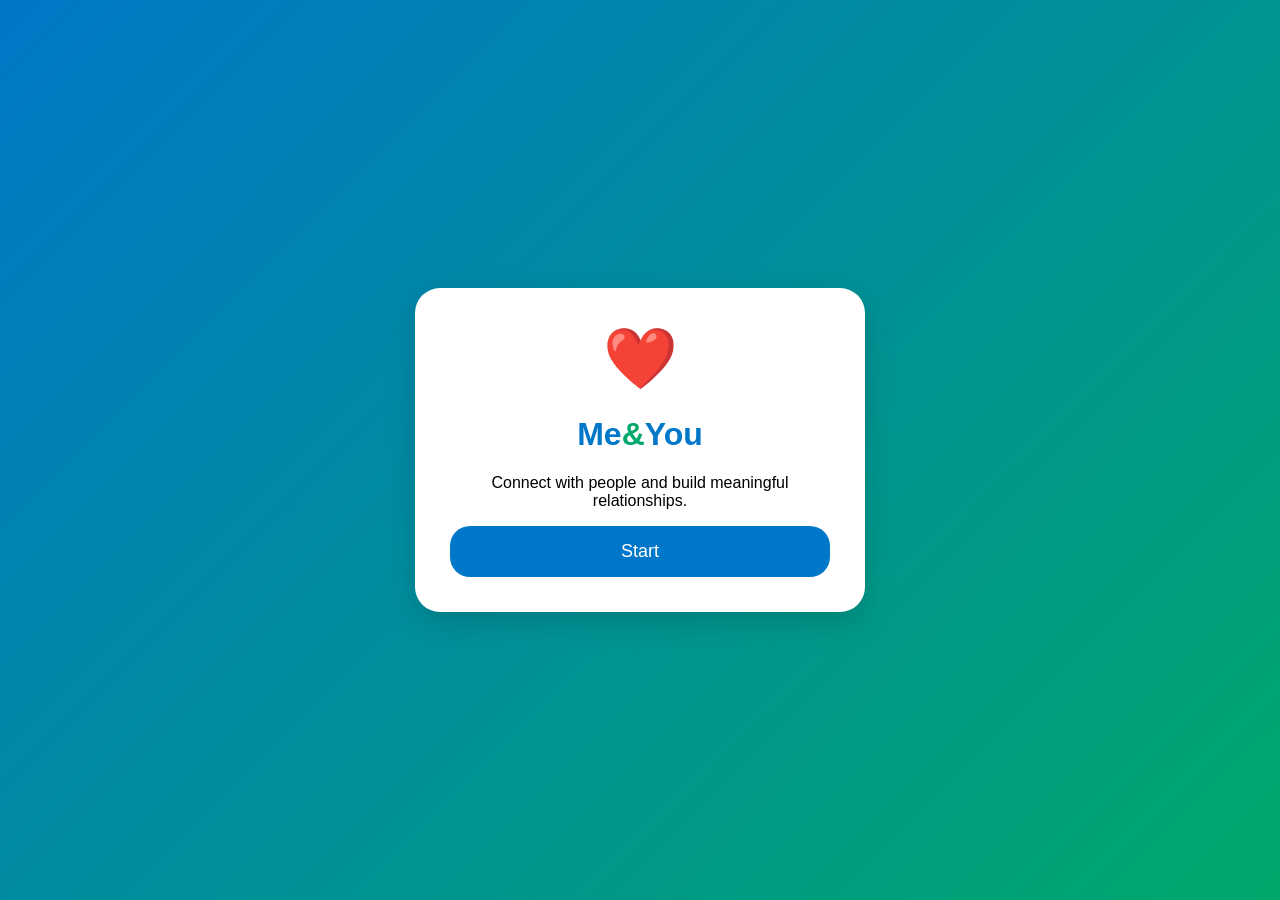
<file: index.html>
<!DOCTYPE html>

<html>

<head>

<meta charset="UTF-8">

<meta name="viewport"
content="width=device-width, initial-scale=1.0">


<title>
Me&You
</title>


<link rel="stylesheet"
href="assets/css/variables.css">


<style>

body{

margin:0;

height:100vh;

display:flex;

justify-content:center;

align-items:center;

font-family:Arial;

background:
linear-gradient(
135deg,
#0077C8,
#00A86B
);

}


.container{

background:white;

padding:35px;

border-radius:25px;

text-align:center;

width:90%;

max-width:380px;

box-shadow:var(--shadow);

}


.logo{

font-size:60px;

}


h1{

color:var(--primary);

}


h1 span{

color:var(--secondary);

}


button{

width:100%;

padding:15px;

border:none;

border-radius:20px;

background:var(--primary);

color:white;

font-size:18px;

cursor:pointer;

}


button:hover{

opacity:.9;

}


</style>


</head>


<body>


<div class="container">


<div class="logo">

❤️

</div>


<h1>
Me<span>&</span>You
</h1>


<p>
Connect with people and build meaningful relationships.
</p>



<button id="startBtn">

Start

</button>


</div>



<script>


document
.getElementById("startBtn")
.onclick=function(){

window.location.href=
"pages/register/register.html";

};


</script>


</body>

  </html>
</file>
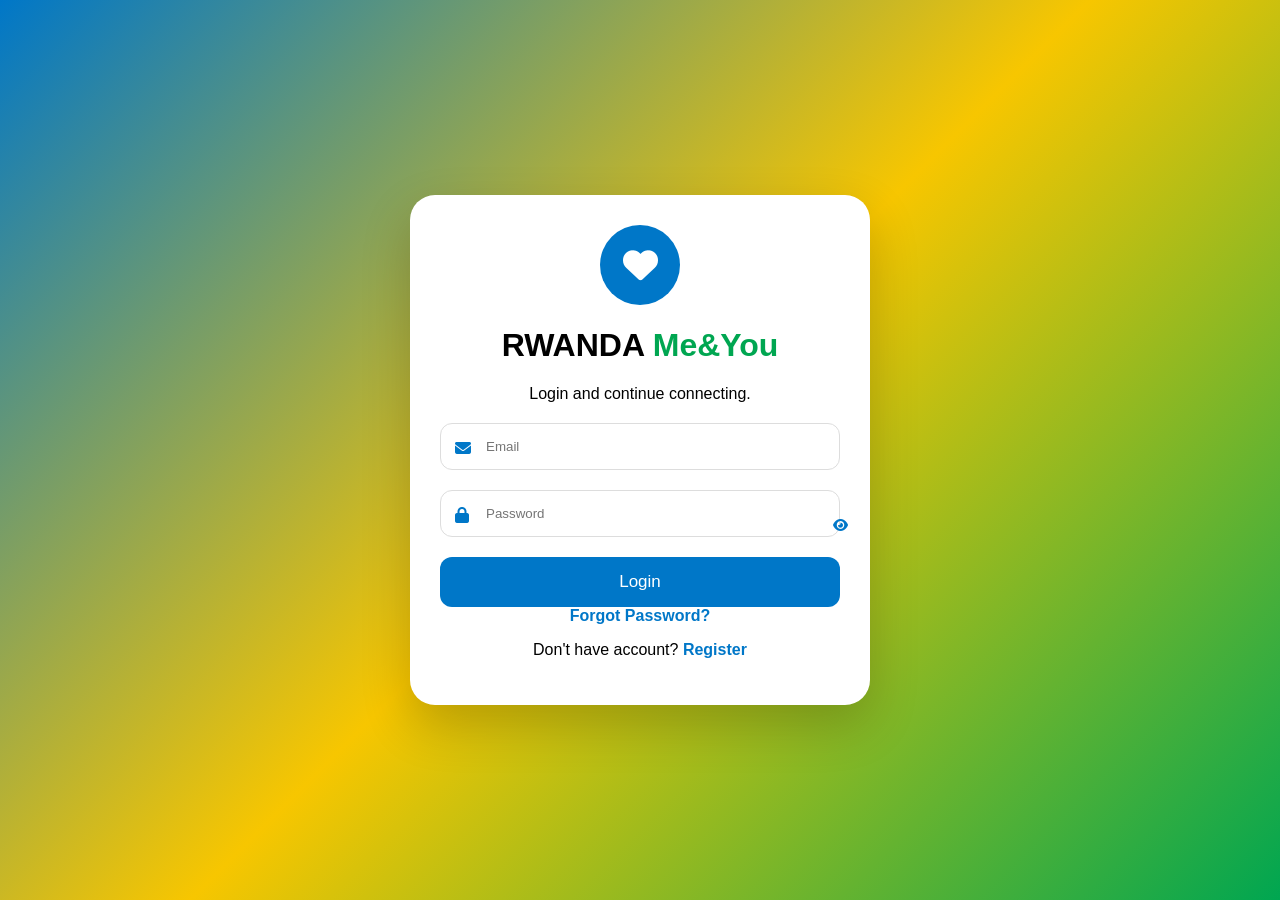
<file: pages/login/login.html>
<!DOCTYPE html>
<html lang="en">

<head>

<meta charset="UTF-8">

<meta name="viewport" content="width=device-width, initial-scale=1.0">


<title>
Login - RWANDA Me&You
</title>


<link rel="stylesheet" href="login.css">


<link rel="stylesheet"
href="https://cdnjs.cloudflare.com/ajax/libs/font-awesome/6.7.2/css/all.min.css">


</head>


<body>


<div class="login-card">


<div class="logo">

<i class="fa-solid fa-heart"></i>

</div>


<h1>

RWANDA <span>Me&You</span>

</h1>


<p>

Login and continue connecting.

</p>



<form id="loginForm">


<div class="input-box">

<i class="fa-solid fa-envelope"></i>

<input

id="email"

type="email"

placeholder="Email"

required>

</div>




<div class="input-box">

<i class="fa-solid fa-lock"></i>

<input

id="password"

type="password"

placeholder="Password"

required>


<button

type="button"

id="showPassword">

<i class="fa-solid fa-eye"></i>

</button>


</div>




<button

type="submit"

id="loginBtn">

Login

</button>



</form>




<a href="../forgot-password/forgot-password.html">

Forgot Password?

</a>



<p>

Don't have account?

<a href="../register/register.html">

Register

</a>

</p>



</div>



<script type="module" src="login.js"></script>


</body>

</html>
</file>
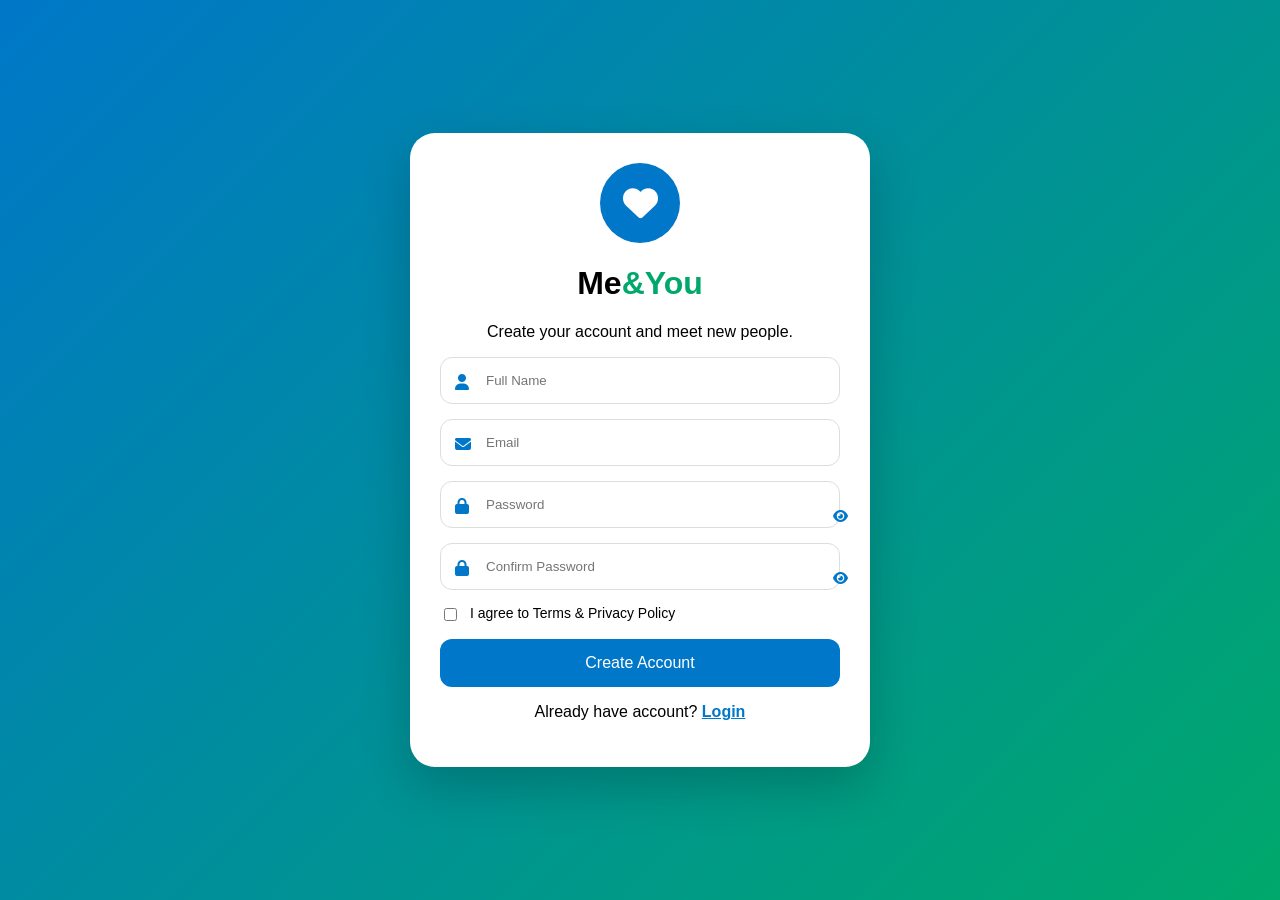
<file: pages/register/register.html>
<!DOCTYPE html>
<html lang="en">

<head>

<meta charset="UTF-8">

<meta name="viewport"
content="width=device-width, initial-scale=1.0">


<title>
Create Account - Me&You
</title>


<link rel="stylesheet"
href="../../assets/css/variables.css">


<link rel="stylesheet"
href="register.css">


<link rel="stylesheet"
href="https://cdnjs.cloudflare.com/ajax/libs/font-awesome/6.7.2/css/all.min.css">


</head>


<body>


<div class="register-container">


<div class="logo">
<i class="fa-solid fa-heart"></i>
</div>


<h1>
Me<span>&You</span>
</h1>


<p>
Create your account and meet new people.
</p>



<form id="registerForm">


<div class="input-box">

<i class="fa-solid fa-user"></i>

<input

id="name"

type="text"

placeholder="Full Name"

required>

</div>




<div class="input-box">

<i class="fa-solid fa-envelope"></i>

<input

id="email"

type="email"

placeholder="Email"

required>

</div>





<div class="input-box">

<i class="fa-solid fa-lock"></i>

<input

id="password"

type="password"

placeholder="Password"

required>



<button

type="button"

class="show-password"

data-id="password">

<i class="fa-solid fa-eye"></i>

</button>


</div>





<div class="input-box">

<i class="fa-solid fa-lock"></i>

<input

id="confirmPassword"

type="password"

placeholder="Confirm Password"

required>



<button

type="button"

class="show-password"

data-id="confirmPassword">

<i class="fa-solid fa-eye"></i>

</button>


</div>





<label class="terms">


<input

type="checkbox"

id="terms"

required>



<span>

I agree to Terms & Privacy Policy

</span>


</label>





<button

id="registerBtn"

type="submit">


Create Account


</button>




</form>




<p class="bottom-text">


Already have account?


<a href="../login/login.html">

Login

</a>


</p>



</div>




<script

type="module"

src="register.js">

</script>


</body>

</html>
</file>
<file: assets/css/variables.css>
/* =====================================
RWANDA Me&You
Global Colors
===================================== */


:root{

--primary:#0077C8;

--secondary:#00A86B;

--yellow:#F7C600;

--white:#FFFFFF;

--black:#111111;

--gray:#777777;


--radius:20px;


--shadow:
0 10px 30px rgba(0,0,0,0.15);

}
</file>
<file: pages/login/login.css>
body{

margin:0;

min-height:100vh;

display:flex;

align-items:center;

justify-content:center;

font-family:Arial;


background:

linear-gradient(
135deg,
#0077C8,
#F7C600,
#00A651
);

}



.login-card{

background:white;

width:90%;

max-width:400px;

padding:30px;

border-radius:25px;

text-align:center;

box-shadow:

0 20px 50px rgba(0,0,0,.2);

}



.logo{

width:80px;

height:80px;

margin:auto;

border-radius:50%;

display:flex;

align-items:center;

justify-content:center;

font-size:35px;

color:white;

background:#0077C8;

}



h1 span{

color:#00A651;

}



.input-box{

position:relative;

margin:20px 0;

}



.input-box input{

width:100%;

padding:15px 45px;

box-sizing:border-box;

border-radius:12px;

border:1px solid #ddd;

}



.input-box i{

position:absolute;

left:15px;

top:17px;

color:#0077C8;

}



#showPassword{

position:absolute;

right:10px;

top:12px;

border:none;

background:none;

cursor:pointer;

}



#loginBtn{

width:100%;

padding:15px;

border:none;

border-radius:12px;

background:#0077C8;

color:white;

font-size:17px;

cursor:pointer;

}



a{

color:#0077C8;

font-weight:bold;

text-decoration:none;

}
</file>
<file: pages/register/register.css>
body{

margin:0;

min-height:100vh;

display:flex;

justify-content:center;

align-items:center;

font-family:Arial;

background:

linear-gradient(
135deg,
#0077C8,
#00A86B
);

}



.register-container{

background:white;

width:90%;

max-width:400px;

padding:30px;

border-radius:25px;

text-align:center;

box-shadow:

0 20px 50px rgba(0,0,0,.2);

}



.logo{

width:80px;

height:80px;

margin:auto;

border-radius:50%;

display:flex;

align-items:center;

justify-content:center;

font-size:35px;

color:white;

background:#0077C8;

}



h1 span{

color:#00A86B;

}



.input-box{

position:relative;

margin:15px 0;

}



.input-box input{

width:100%;

padding:15px 45px;

box-sizing:border-box;

border-radius:12px;

border:1px solid #ddd;

outline:none;

}



.input-box i{

position:absolute;

left:15px;

top:17px;

color:#0077C8;

}



.show-password{

position:absolute;

right:10px;

top:12px;

border:none;

background:none;

cursor:pointer;

}



.terms{

display:flex;

gap:10px;

font-size:14px;

margin:15px 0;

}



#registerBtn{

width:100%;

padding:15px;

border:none;

border-radius:12px;

background:#0077C8;

color:white;

font-size:16px;

cursor:pointer;

}



.bottom-text a{

color:#0077C8;

font-weight:bold;

}
</file>
